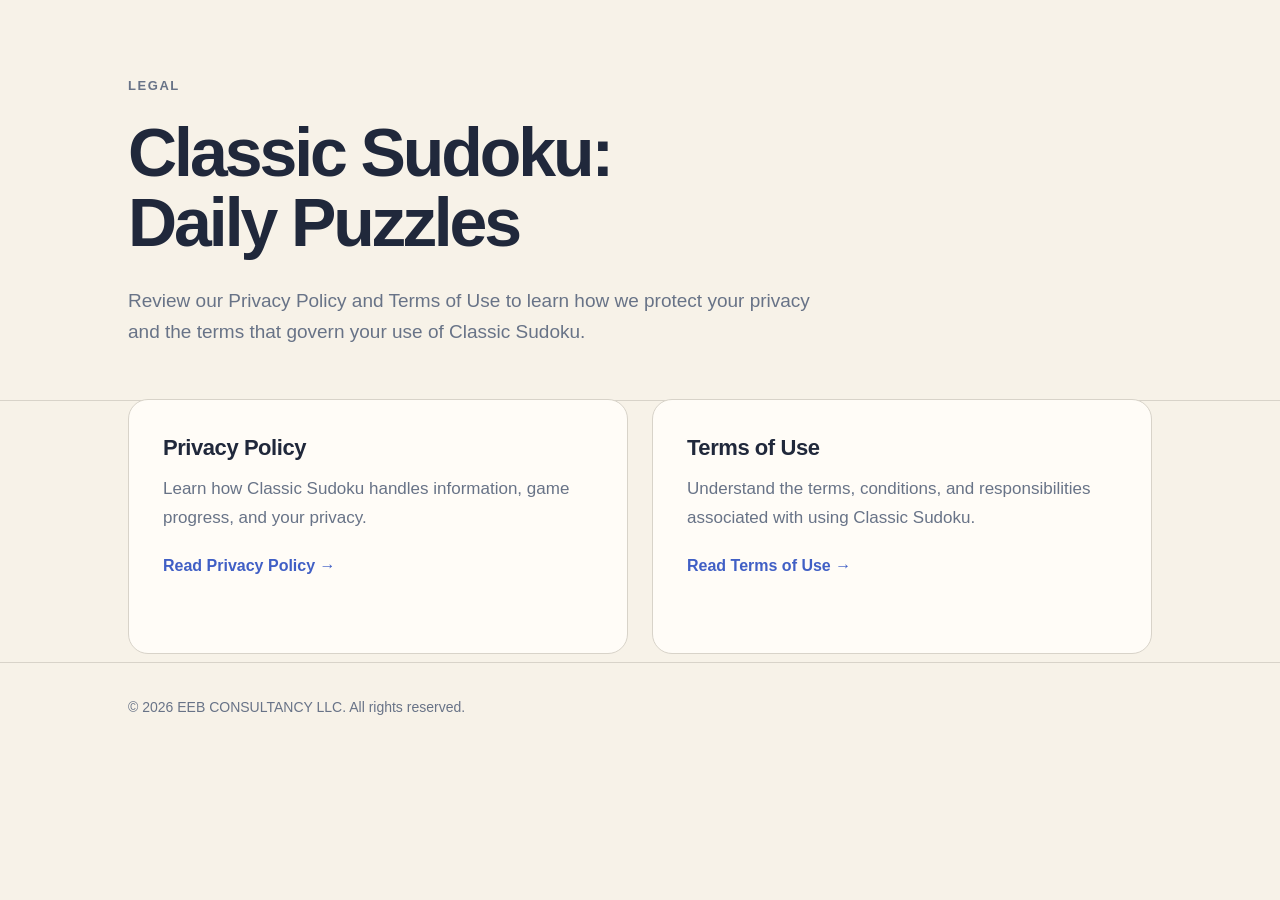
<file: index.html>
<!DOCTYPE html>
<html lang="en">
<head>
  <meta charset="UTF-8">
  <meta name="viewport" content="width=device-width, initial-scale=1">

  <title>Legal | Classic Sudoku: Daily Puzzles</title>
  <meta name="description" content="Official Privacy Policy and Terms of Use for Classic Sudoku: Daily Puzzles by EEB Consultancy LLC.">

  <meta name="theme-color" content="#F7F2E8">
  <link rel="stylesheet" href="styles.css">
</head>

<body>
  <main>
    <header class="hero">
      <div class="container">
        <p class="eyebrow">LEGAL</p>

        <h1>Classic Sudoku:<br>Daily Puzzles</h1>

        <p class="hero-copy">
          Review our Privacy Policy and Terms of Use
          to learn how we protect your privacy and
          the terms that govern your use of Classic Sudoku.
        </p>
      </div>
    </header>

    <section class="cards-section" aria-label="Legal documents">
      <div class="container">
        <div class="cards">

          <a class="card" href="privacy.html">
            <h2>Privacy Policy</h2>
            <p>
              Learn how Classic Sudoku handles
              information, game progress, and
              your privacy.
            </p>
            <span class="card-link">
              Read Privacy Policy &rarr;
            </span>
          </a>

          <a class="card" href="terms.html">
            <h2>Terms of Use</h2>
            <p>
              Understand the terms, conditions,
              and responsibilities associated
              with using Classic Sudoku.
            </p>
            <span class="card-link">
              Read Terms of Use &rarr;
            </span>
          </a>

        </div>
      </div>
    </section>
  </main>

  <footer class="footer">
    <div class="container">
      <p>
        &copy; 2026 EEB CONSULTANCY LLC.
        All rights reserved.
      </p>
    </div>
  </footer>
</body>
</html>
</file>
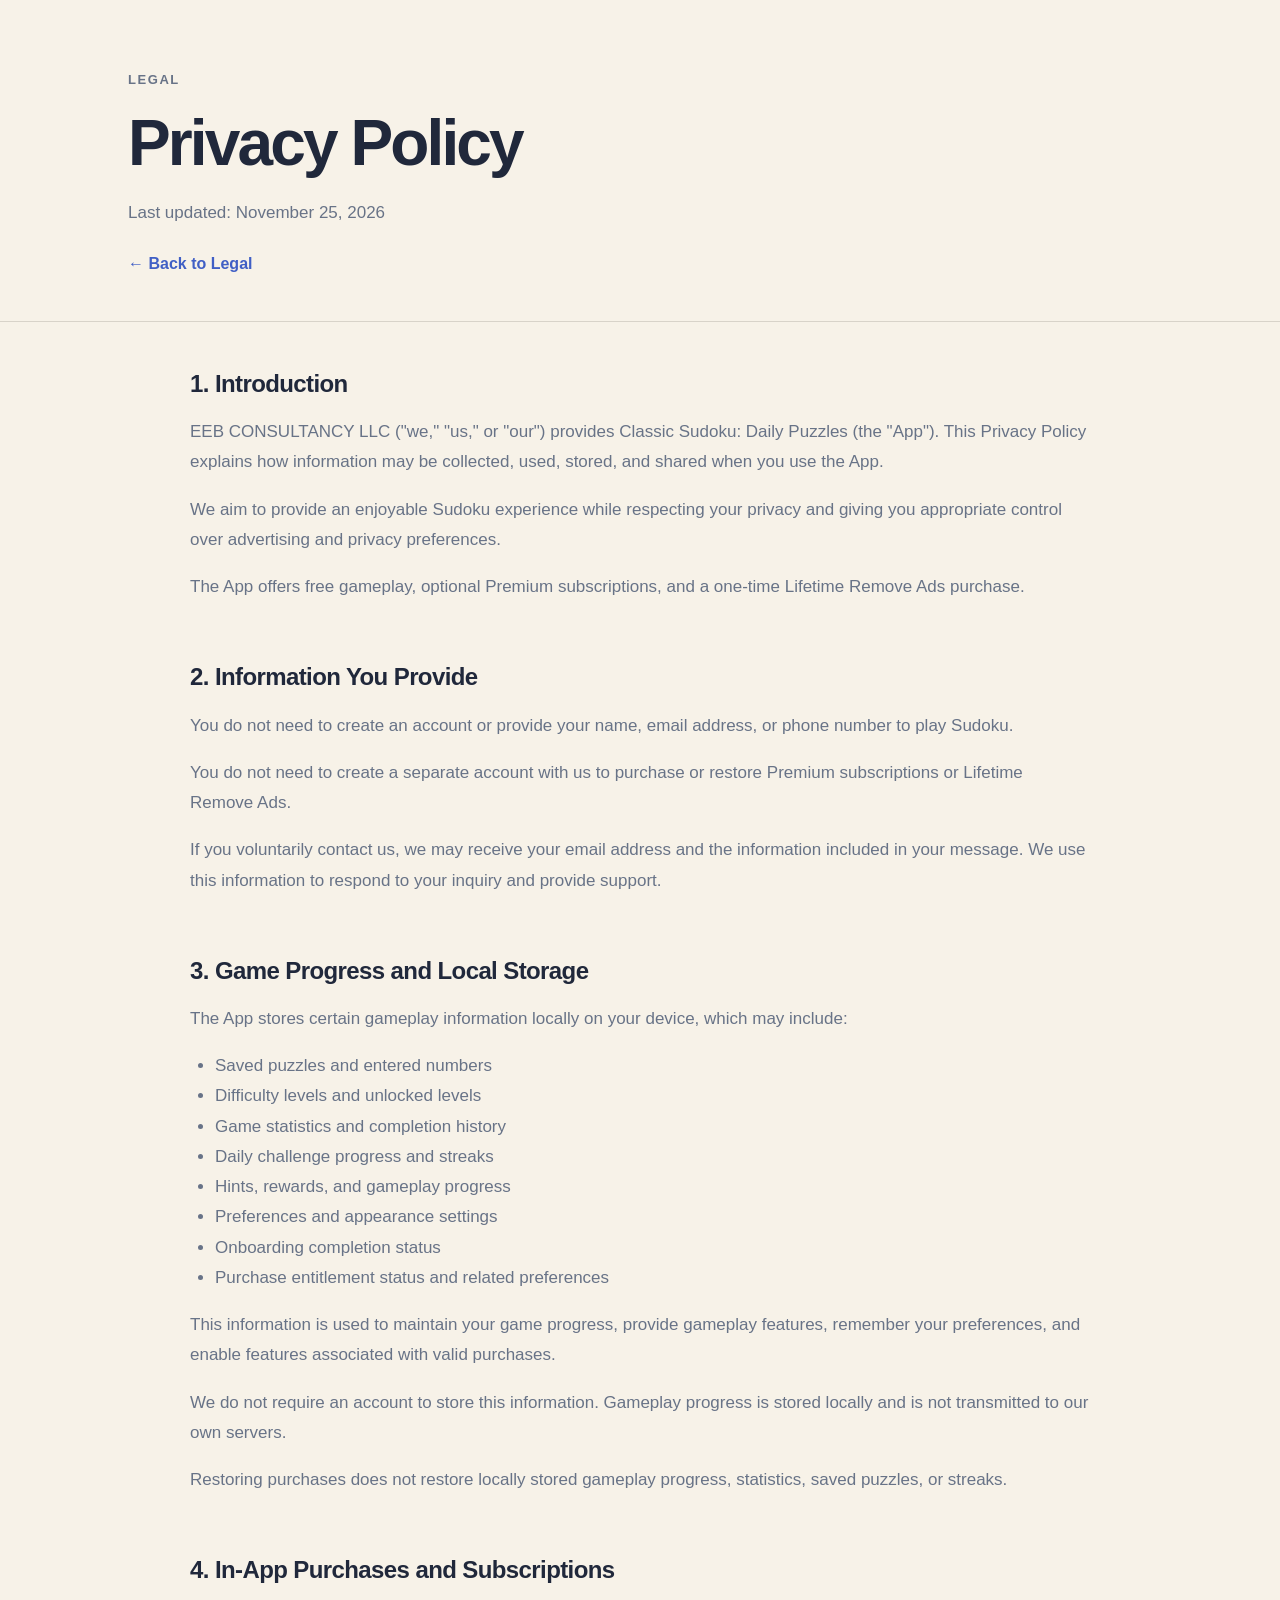
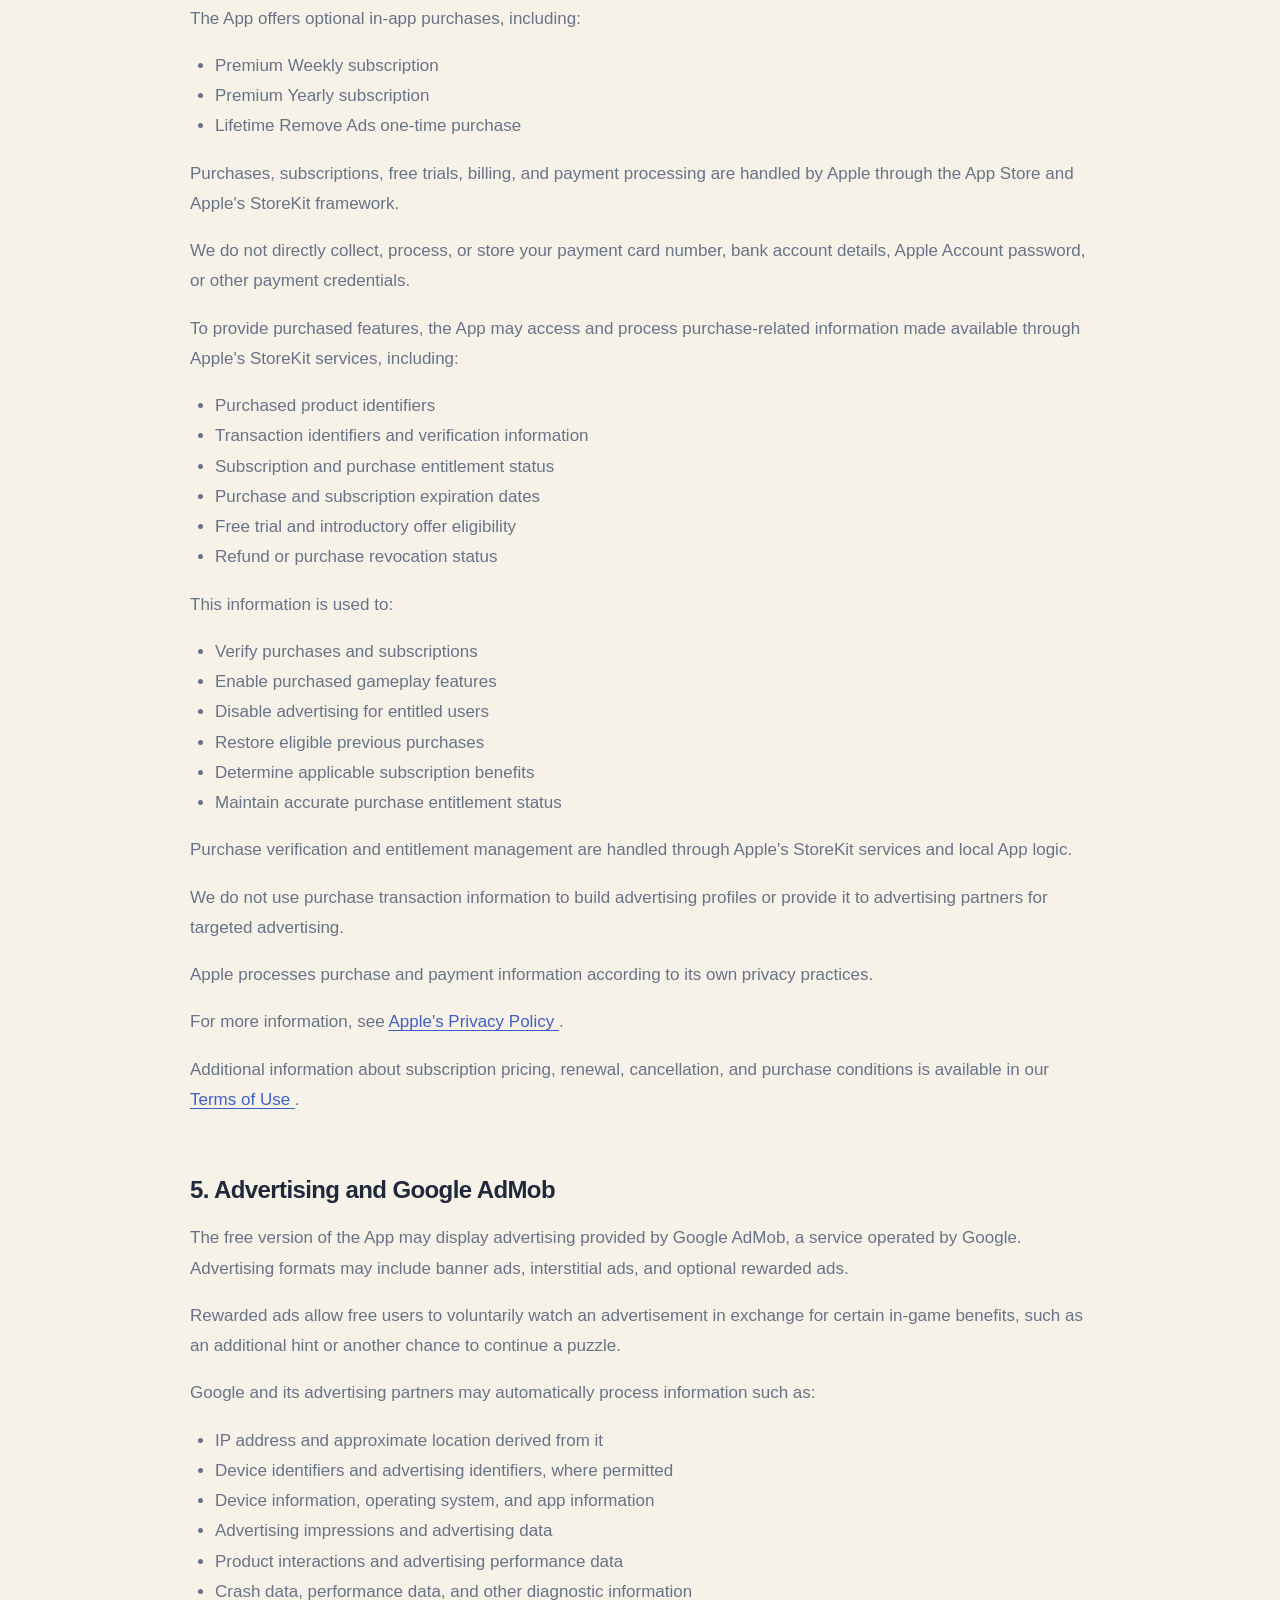
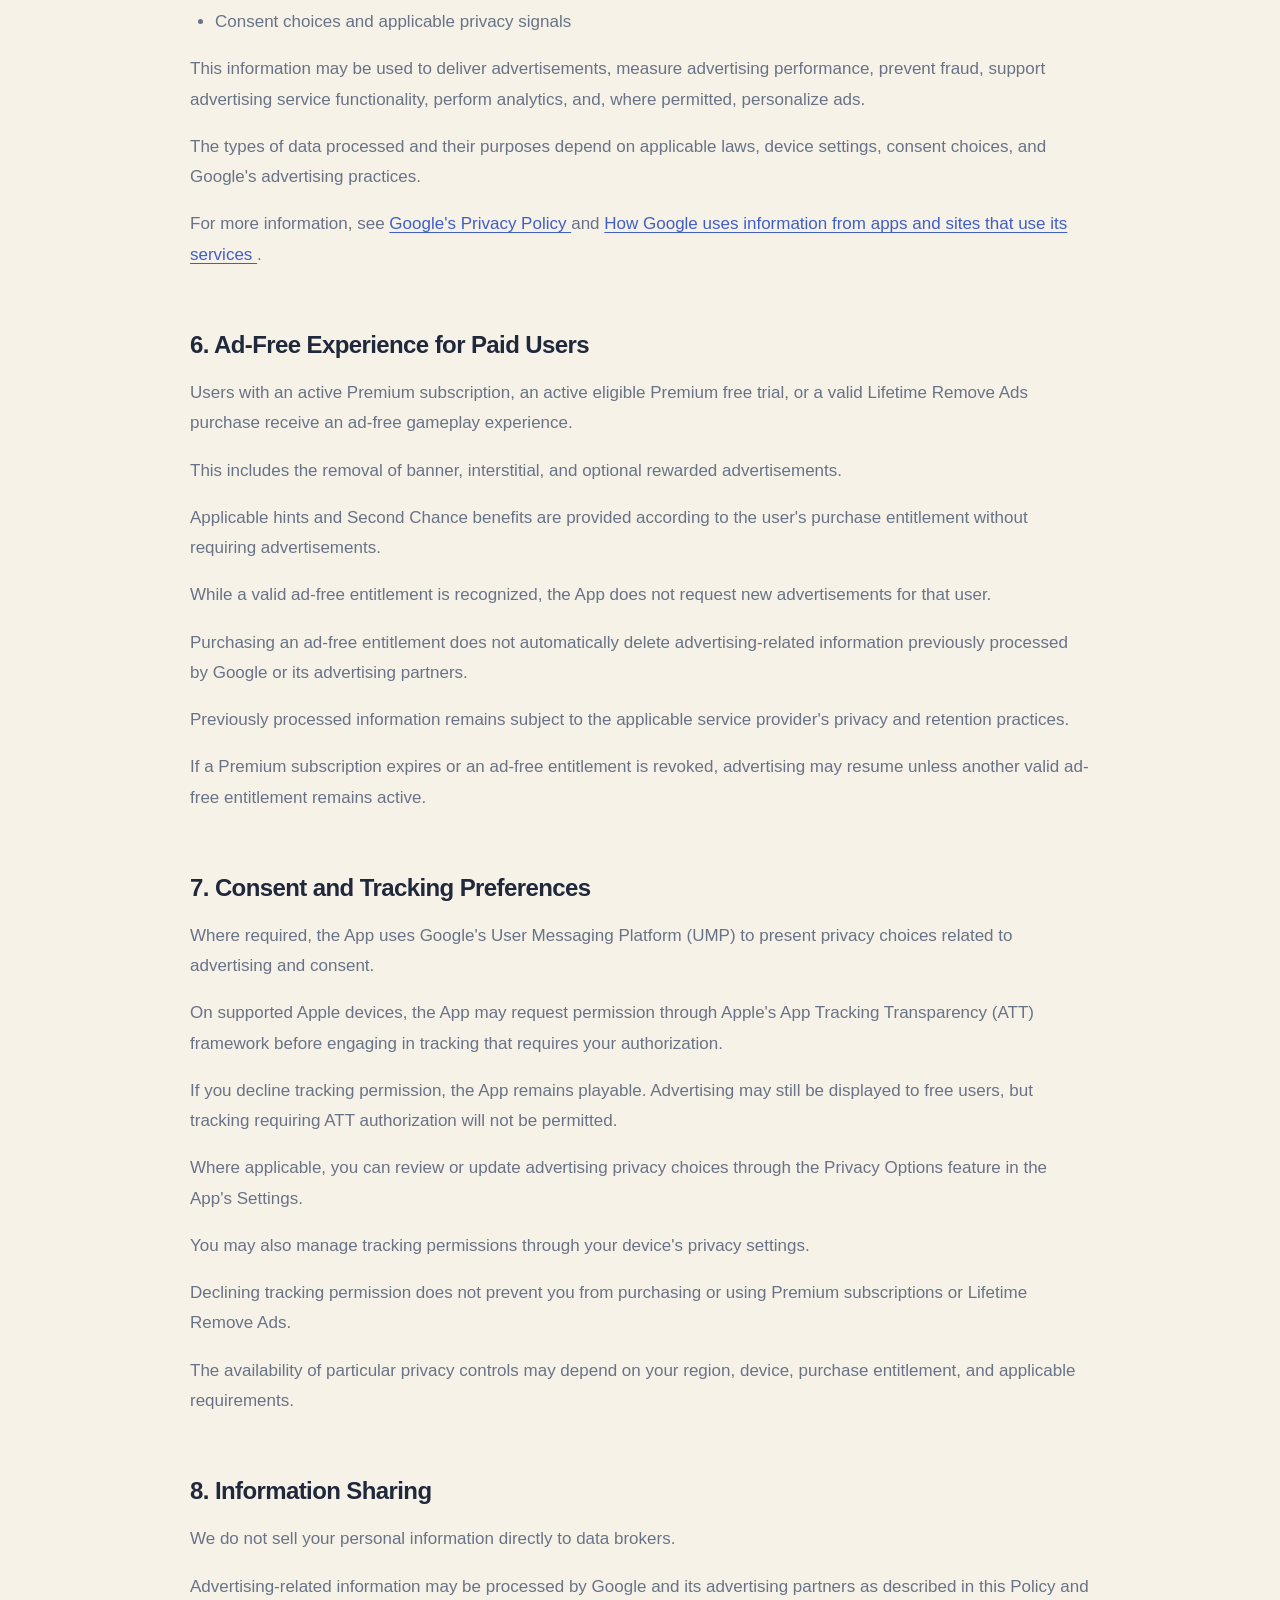
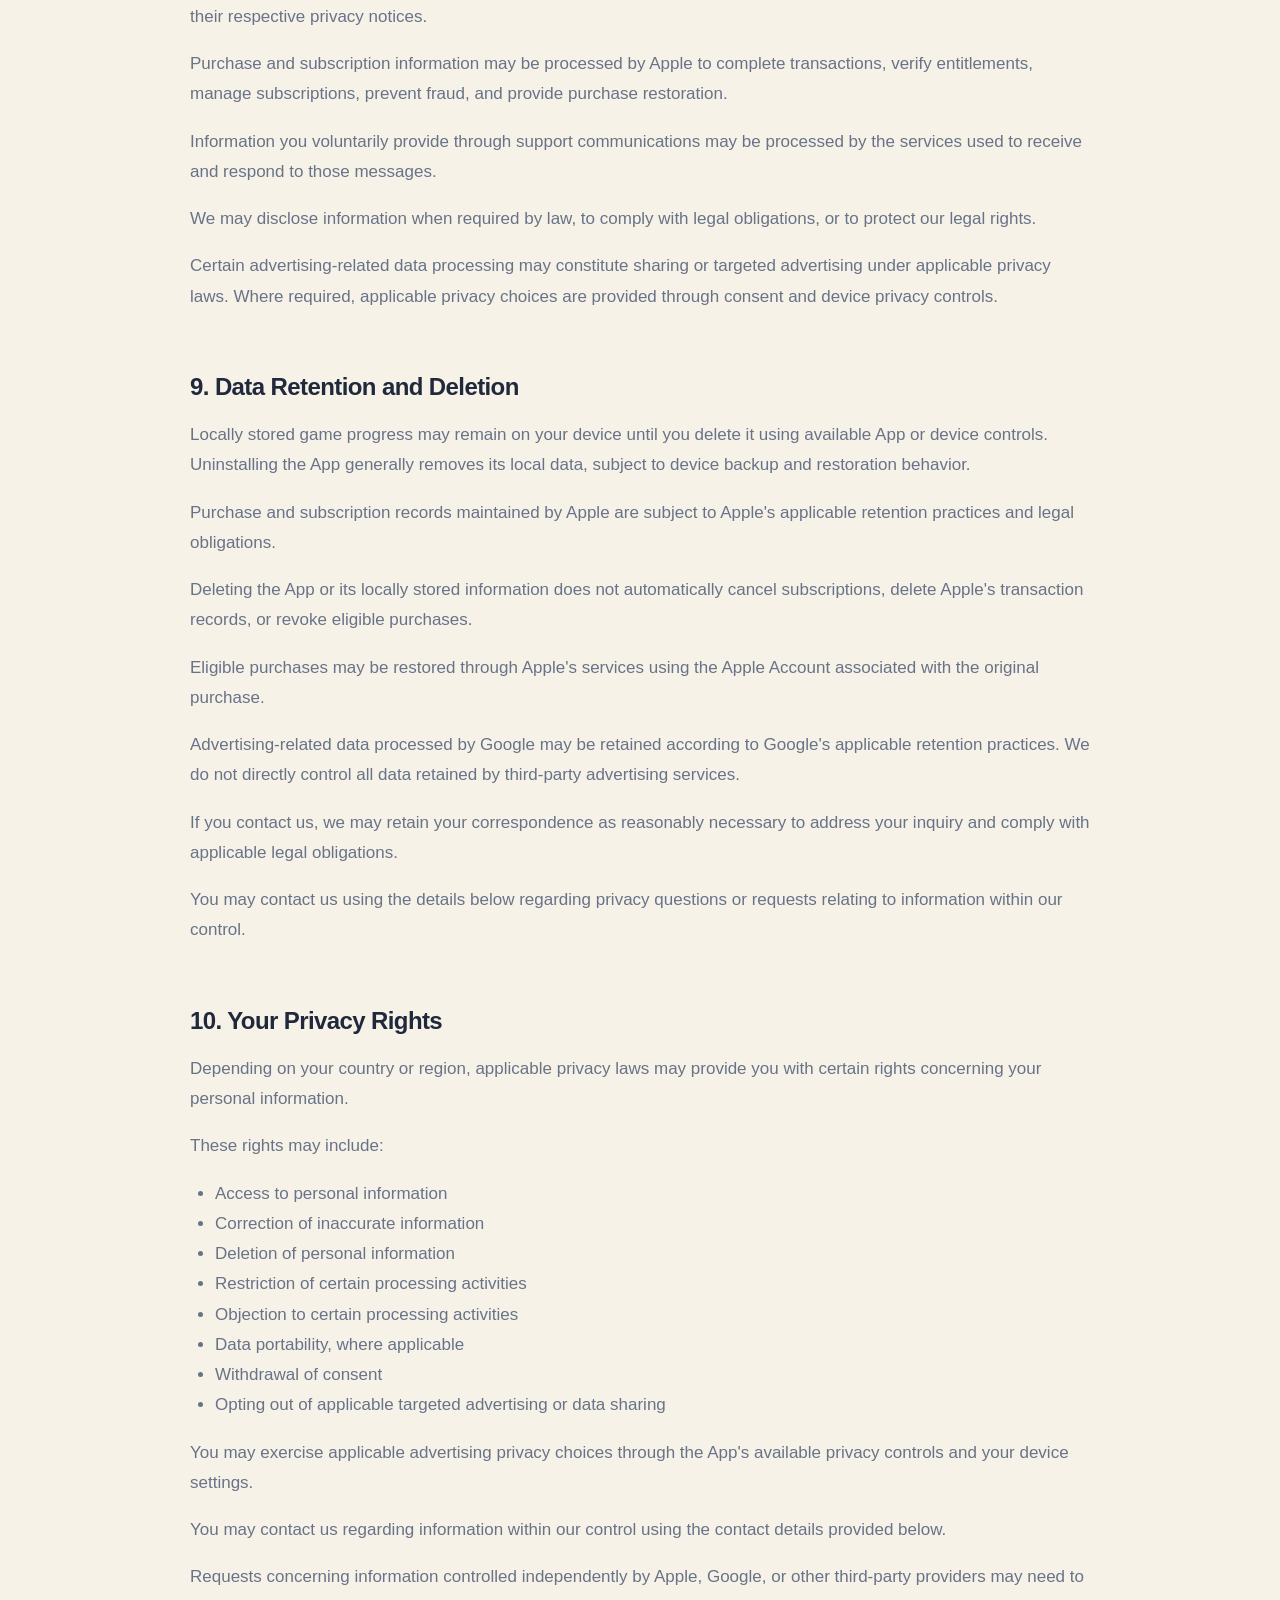
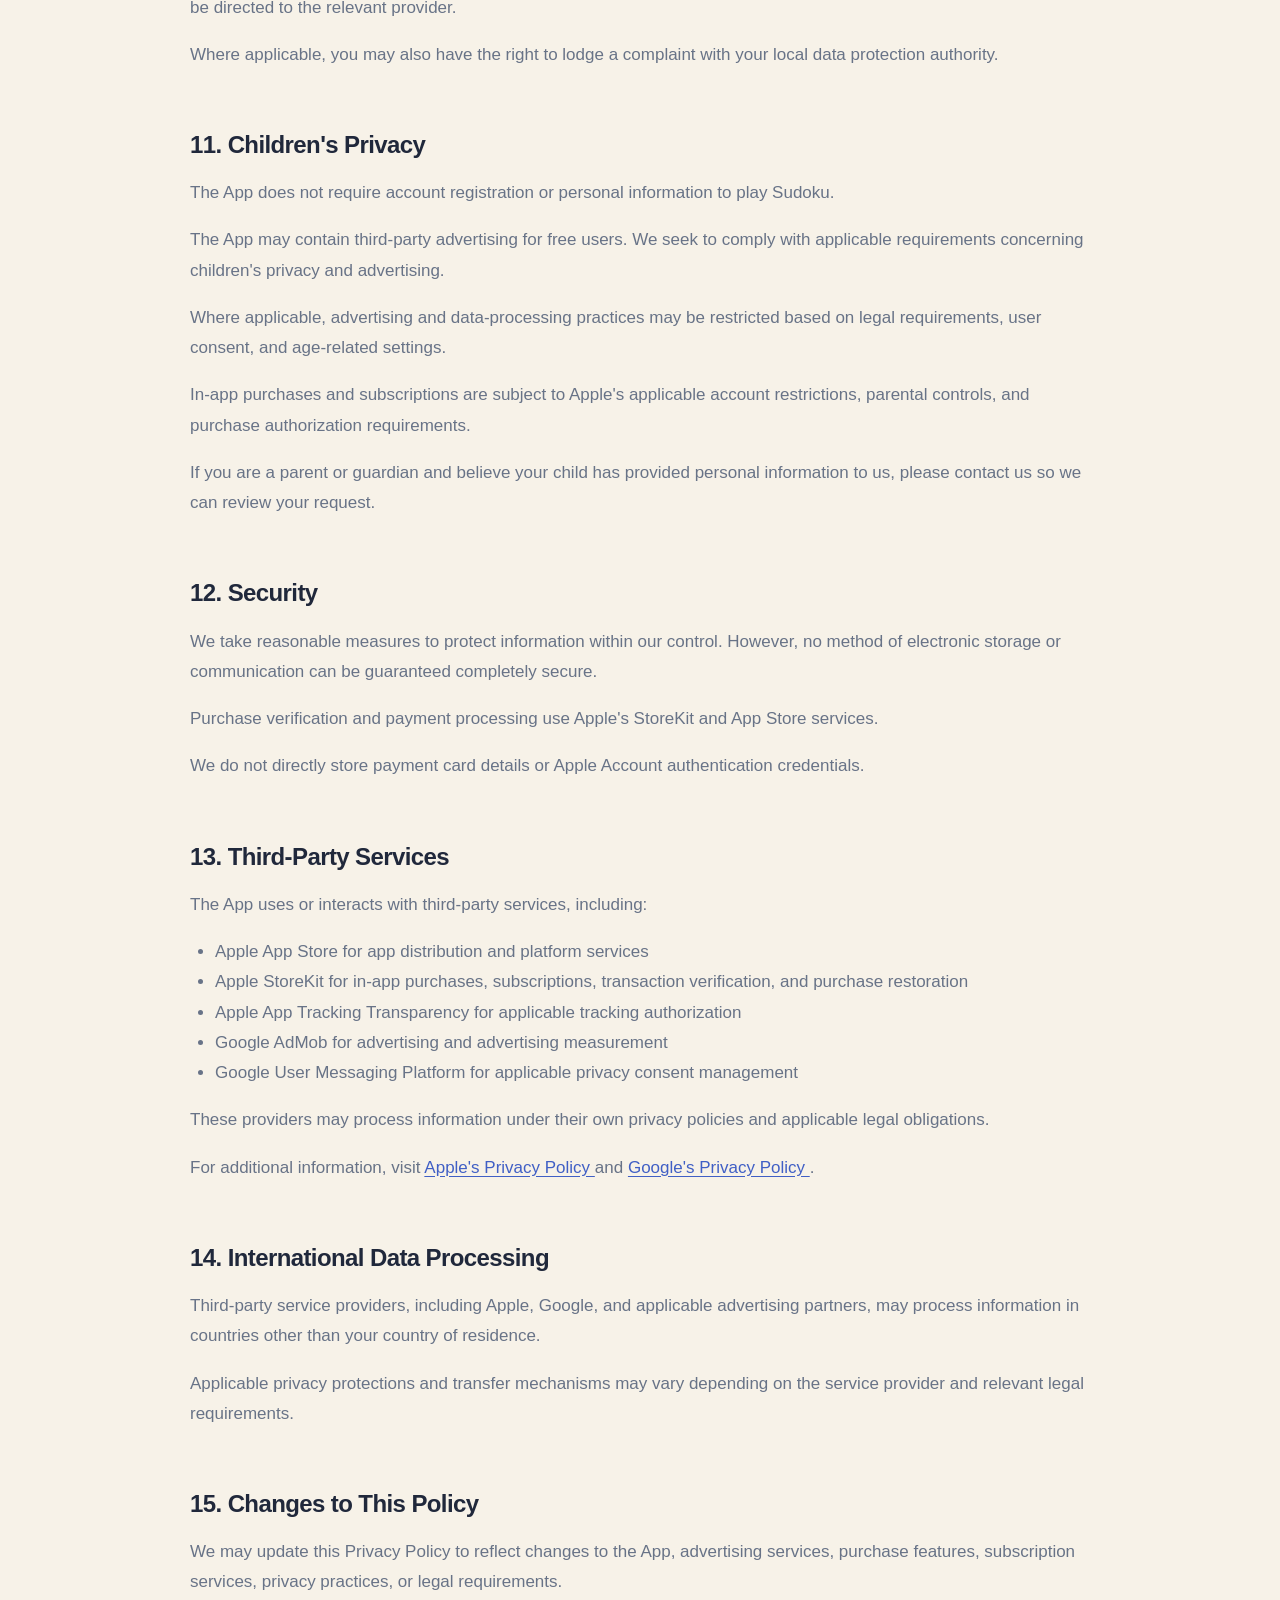
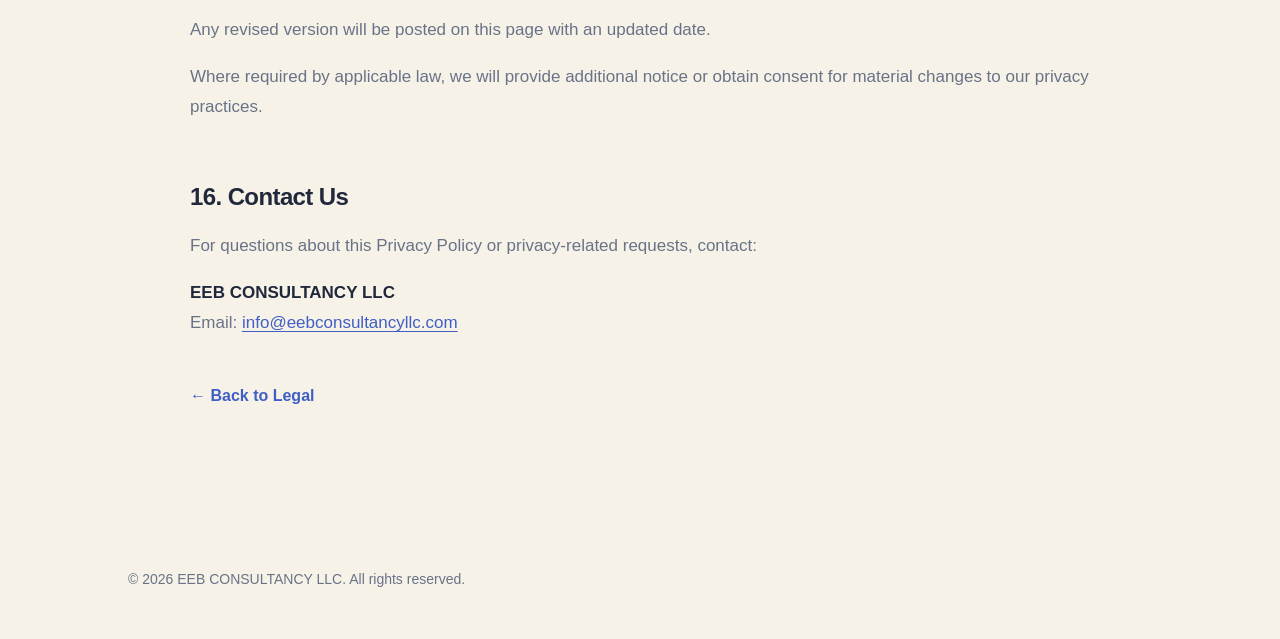
<file: privacy.html>
<!DOCTYPE html>
<html lang="en">
<head>
  <meta charset="UTF-8">
  <meta name="viewport" content="width=device-width, initial-scale=1">

  <title>Privacy Policy | Classic Sudoku: Daily Puzzles</title>
  <meta name="description" content="Privacy Policy for Classic Sudoku: Daily Puzzles by EEB CONSULTANCY LLC.">
  <meta name="theme-color" content="#F7F2E8">
  <link rel="stylesheet" href="styles.css">
</head>

<body>
  <main class="legal-page">
    <header class="legal-header">
      <div class="container">
        <p class="eyebrow">LEGAL</p>
        <h1>Privacy Policy</h1>
        <p class="updated">Last updated: November 25, 2026</p>
        <a class="back-link" href="index.html">&larr; Back to Legal</a>
      </div>
    </header>

    <article class="legal-content">

      <section>
        <h2>1. Introduction</h2>
        <p>
          EEB CONSULTANCY LLC ("we," "us," or "our")
          provides Classic Sudoku: Daily Puzzles
          (the "App"). This Privacy Policy explains
          how information may be collected, used,
          stored, and shared when you use the App.
        </p>
        <p>
          We aim to provide an enjoyable Sudoku
          experience while respecting your privacy
          and giving you appropriate control over
          advertising and privacy preferences.
        </p>
        <p>
          The App offers free gameplay, optional
          Premium subscriptions, and a one-time
          Lifetime Remove Ads purchase.
        </p>
      </section>

      <section>
        <h2>2. Information You Provide</h2>
        <p>
          You do not need to create an account or
          provide your name, email address, or
          phone number to play Sudoku.
        </p>
        <p>
          You do not need to create a separate
          account with us to purchase or restore
          Premium subscriptions or Lifetime
          Remove Ads.
        </p>
        <p>
          If you voluntarily contact us, we may
          receive your email address and the
          information included in your message.
          We use this information to respond
          to your inquiry and provide support.
        </p>
      </section>

      <section>
        <h2>3. Game Progress and Local Storage</h2>
        <p>
          The App stores certain gameplay information
          locally on your device, which may include:
        </p>
        <ul>
          <li>Saved puzzles and entered numbers</li>
          <li>Difficulty levels and unlocked levels</li>
          <li>Game statistics and completion history</li>
          <li>Daily challenge progress and streaks</li>
          <li>Hints, rewards, and gameplay progress</li>
          <li>Preferences and appearance settings</li>
          <li>Onboarding completion status</li>
          <li>Purchase entitlement status and related preferences</li>
        </ul>
        <p>
          This information is used to maintain your
          game progress, provide gameplay features,
          remember your preferences, and enable
          features associated with valid purchases.
        </p>
        <p>
          We do not require an account to store
          this information. Gameplay progress is
          stored locally and is not transmitted
          to our own servers.
        </p>
        <p>
          Restoring purchases does not restore
          locally stored gameplay progress,
          statistics, saved puzzles, or streaks.
        </p>
      </section>

      <section>
        <h2>4. In-App Purchases and Subscriptions</h2>
        <p>
          The App offers optional in-app purchases,
          including:
        </p>
        <ul>
          <li>Premium Weekly subscription</li>
          <li>Premium Yearly subscription</li>
          <li>Lifetime Remove Ads one-time purchase</li>
        </ul>
        <p>
          Purchases, subscriptions, free trials,
          billing, and payment processing are
          handled by Apple through the App Store
          and Apple's StoreKit framework.
        </p>
        <p>
          We do not directly collect, process,
          or store your payment card number,
          bank account details, Apple Account
          password, or other payment credentials.
        </p>
        <p>
          To provide purchased features, the App
          may access and process purchase-related
          information made available through
          Apple's StoreKit services, including:
        </p>
        <ul>
          <li>Purchased product identifiers</li>
          <li>Transaction identifiers and verification information</li>
          <li>Subscription and purchase entitlement status</li>
          <li>Purchase and subscription expiration dates</li>
          <li>Free trial and introductory offer eligibility</li>
          <li>Refund or purchase revocation status</li>
        </ul>
        <p>
          This information is used to:
        </p>
        <ul>
          <li>Verify purchases and subscriptions</li>
          <li>Enable purchased gameplay features</li>
          <li>Disable advertising for entitled users</li>
          <li>Restore eligible previous purchases</li>
          <li>Determine applicable subscription benefits</li>
          <li>Maintain accurate purchase entitlement status</li>
        </ul>
        <p>
          Purchase verification and entitlement
          management are handled through Apple's
          StoreKit services and local App logic.
        </p>
        <p>
          We do not use purchase transaction
          information to build advertising
          profiles or provide it to advertising
          partners for targeted advertising.
        </p>
        <p>
          Apple processes purchase and payment
          information according to its own
          privacy practices.
        </p>
        <p>
          For more information, see
          <a class="inline-link"
             href="https://www.apple.com/legal/privacy/"
             target="_blank"
             rel="noopener noreferrer">
            Apple's Privacy Policy
          </a>.
        </p>
        <p>
          Additional information about subscription
          pricing, renewal, cancellation, and
          purchase conditions is available in our
          <a class="inline-link" href="terms.html">
            Terms of Use
          </a>.
        </p>
      </section>

      <section>
        <h2>5. Advertising and Google AdMob</h2>
        <p>
          The free version of the App may display
          advertising provided by Google AdMob,
          a service operated by Google.
          Advertising formats may include banner
          ads, interstitial ads, and optional
          rewarded ads.
        </p>
        <p>
          Rewarded ads allow free users to voluntarily
          watch an advertisement in exchange for
          certain in-game benefits, such as an
          additional hint or another chance
          to continue a puzzle.
        </p>
        <p>
          Google and its advertising partners may
          automatically process information such as:
        </p>
        <ul>
          <li>IP address and approximate location derived from it</li>
          <li>Device identifiers and advertising identifiers, where permitted</li>
          <li>Device information, operating system, and app information</li>
          <li>Advertising impressions and advertising data</li>
          <li>Product interactions and advertising performance data</li>
          <li>Crash data, performance data, and other diagnostic information</li>
          <li>Consent choices and applicable privacy signals</li>
        </ul>
        <p>
          This information may be used to deliver
          advertisements, measure advertising
          performance, prevent fraud, support
          advertising service functionality,
          perform analytics, and, where permitted,
          personalize ads.
        </p>
        <p>
          The types of data processed and their
          purposes depend on applicable laws,
          device settings, consent choices,
          and Google's advertising practices.
        </p>
        <p>
          For more information, see
          <a class="inline-link"
             href="https://policies.google.com/privacy"
             target="_blank"
             rel="noopener noreferrer">
            Google's Privacy Policy
          </a>
          and
          <a class="inline-link"
             href="https://policies.google.com/technologies/partner-sites"
             target="_blank"
             rel="noopener noreferrer">
            How Google uses information from apps
            and sites that use its services
          </a>.
        </p>
      </section>

      <section>
        <h2>6. Ad-Free Experience for Paid Users</h2>
        <p>
          Users with an active Premium subscription,
          an active eligible Premium free trial,
          or a valid Lifetime Remove Ads purchase
          receive an ad-free gameplay experience.
        </p>
        <p>
          This includes the removal of banner,
          interstitial, and optional rewarded
          advertisements.
        </p>
        <p>
          Applicable hints and Second Chance
          benefits are provided according to
          the user's purchase entitlement without
          requiring advertisements.
        </p>
        <p>
          While a valid ad-free entitlement is
          recognized, the App does not request
          new advertisements for that user.
        </p>
        <p>
          Purchasing an ad-free entitlement does
          not automatically delete advertising-related
          information previously processed by
          Google or its advertising partners.
        </p>
        <p>
          Previously processed information remains
          subject to the applicable service
          provider's privacy and retention practices.
        </p>
        <p>
          If a Premium subscription expires or
          an ad-free entitlement is revoked,
          advertising may resume unless another
          valid ad-free entitlement remains active.
        </p>
      </section>

      <section>
        <h2>7. Consent and Tracking Preferences</h2>
        <p>
          Where required, the App uses Google's
          User Messaging Platform (UMP) to present
          privacy choices related to advertising
          and consent.
        </p>
        <p>
          On supported Apple devices, the App may
          request permission through Apple's
          App Tracking Transparency (ATT) framework
          before engaging in tracking that requires
          your authorization.
        </p>
        <p>
          If you decline tracking permission,
          the App remains playable. Advertising
          may still be displayed to free users,
          but tracking requiring ATT authorization
          will not be permitted.
        </p>
        <p>
          Where applicable, you can review or
          update advertising privacy choices
          through the Privacy Options feature
          in the App's Settings.
        </p>
        <p>
          You may also manage tracking permissions
          through your device's privacy settings.
        </p>
        <p>
          Declining tracking permission does not
          prevent you from purchasing or using
          Premium subscriptions or Lifetime
          Remove Ads.
        </p>
        <p>
          The availability of particular privacy
          controls may depend on your region,
          device, purchase entitlement, and
          applicable requirements.
        </p>
      </section>

      <section>
        <h2>8. Information Sharing</h2>
        <p>
          We do not sell your personal information
          directly to data brokers.
        </p>
        <p>
          Advertising-related information may be
          processed by Google and its advertising
          partners as described in this Policy
          and their respective privacy notices.
        </p>
        <p>
          Purchase and subscription information
          may be processed by Apple to complete
          transactions, verify entitlements,
          manage subscriptions, prevent fraud,
          and provide purchase restoration.
        </p>
        <p>
          Information you voluntarily provide
          through support communications may
          be processed by the services used to
          receive and respond to those messages.
        </p>
        <p>
          We may disclose information when required
          by law, to comply with legal obligations,
          or to protect our legal rights.
        </p>
        <p>
          Certain advertising-related data
          processing may constitute sharing
          or targeted advertising under applicable
          privacy laws. Where required, applicable
          privacy choices are provided through
          consent and device privacy controls.
        </p>
      </section>

      <section>
        <h2>9. Data Retention and Deletion</h2>
        <p>
          Locally stored game progress may remain
          on your device until you delete it using
          available App or device controls.
          Uninstalling the App generally removes
          its local data, subject to device backup
          and restoration behavior.
        </p>
        <p>
          Purchase and subscription records
          maintained by Apple are subject to
          Apple's applicable retention practices
          and legal obligations.
        </p>
        <p>
          Deleting the App or its locally stored
          information does not automatically
          cancel subscriptions, delete Apple's
          transaction records, or revoke eligible
          purchases.
        </p>
        <p>
          Eligible purchases may be restored
          through Apple's services using the
          Apple Account associated with the
          original purchase.
        </p>
        <p>
          Advertising-related data processed by
          Google may be retained according to
          Google's applicable retention practices.
          We do not directly control all data
          retained by third-party advertising
          services.
        </p>
        <p>
          If you contact us, we may retain your
          correspondence as reasonably necessary
          to address your inquiry and comply
          with applicable legal obligations.
        </p>
        <p>
          You may contact us using the details
          below regarding privacy questions
          or requests relating to information
          within our control.
        </p>
      </section>

      <section>
        <h2>10. Your Privacy Rights</h2>
        <p>
          Depending on your country or region,
          applicable privacy laws may provide
          you with certain rights concerning
          your personal information.
        </p>
        <p>
          These rights may include:
        </p>
        <ul>
          <li>Access to personal information</li>
          <li>Correction of inaccurate information</li>
          <li>Deletion of personal information</li>
          <li>Restriction of certain processing activities</li>
          <li>Objection to certain processing activities</li>
          <li>Data portability, where applicable</li>
          <li>Withdrawal of consent</li>
          <li>Opting out of applicable targeted advertising or data sharing</li>
        </ul>
        <p>
          You may exercise applicable advertising
          privacy choices through the App's
          available privacy controls and your
          device settings.
        </p>
        <p>
          You may contact us regarding information
          within our control using the contact
          details provided below.
        </p>
        <p>
          Requests concerning information controlled
          independently by Apple, Google, or
          other third-party providers may need
          to be directed to the relevant provider.
        </p>
        <p>
          Where applicable, you may also have
          the right to lodge a complaint with
          your local data protection authority.
        </p>
      </section>

      <section>
        <h2>11. Children's Privacy</h2>
        <p>
          The App does not require account
          registration or personal information
          to play Sudoku.
        </p>
        <p>
          The App may contain third-party
          advertising for free users. We seek
          to comply with applicable requirements
          concerning children's privacy and
          advertising.
        </p>
        <p>
          Where applicable, advertising and
          data-processing practices may be
          restricted based on legal requirements,
          user consent, and age-related settings.
        </p>
        <p>
          In-app purchases and subscriptions
          are subject to Apple's applicable
          account restrictions, parental controls,
          and purchase authorization requirements.
        </p>
        <p>
          If you are a parent or guardian and
          believe your child has provided personal
          information to us, please contact us
          so we can review your request.
        </p>
      </section>

      <section>
        <h2>12. Security</h2>
        <p>
          We take reasonable measures to protect
          information within our control.
          However, no method of electronic
          storage or communication can be
          guaranteed completely secure.
        </p>
        <p>
          Purchase verification and payment
          processing use Apple's StoreKit
          and App Store services.
        </p>
        <p>
          We do not directly store payment
          card details or Apple Account
          authentication credentials.
        </p>
      </section>

      <section>
        <h2>13. Third-Party Services</h2>
        <p>
          The App uses or interacts with
          third-party services, including:
        </p>
        <ul>
          <li>
            Apple App Store for app distribution
            and platform services
          </li>
          <li>
            Apple StoreKit for in-app purchases,
            subscriptions, transaction verification,
            and purchase restoration
          </li>
          <li>
            Apple App Tracking Transparency
            for applicable tracking authorization
          </li>
          <li>
            Google AdMob for advertising
            and advertising measurement
          </li>
          <li>
            Google User Messaging Platform
            for applicable privacy consent management
          </li>
        </ul>
        <p>
          These providers may process information
          under their own privacy policies
          and applicable legal obligations.
        </p>
        <p>
          For additional information, visit
          <a class="inline-link"
             href="https://www.apple.com/legal/privacy/"
             target="_blank"
             rel="noopener noreferrer">
            Apple's Privacy Policy
          </a>
          and
          <a class="inline-link"
             href="https://policies.google.com/privacy"
             target="_blank"
             rel="noopener noreferrer">
            Google's Privacy Policy
          </a>.
        </p>
      </section>

      <section>
        <h2>14. International Data Processing</h2>
        <p>
          Third-party service providers, including
          Apple, Google, and applicable advertising
          partners, may process information in
          countries other than your country
          of residence.
        </p>
        <p>
          Applicable privacy protections and
          transfer mechanisms may vary depending
          on the service provider and relevant
          legal requirements.
        </p>
      </section>

      <section>
        <h2>15. Changes to This Policy</h2>
        <p>
          We may update this Privacy Policy
          to reflect changes to the App,
          advertising services, purchase features,
          subscription services, privacy practices,
          or legal requirements.
        </p>
        <p>
          Any revised version will be posted
          on this page with an updated date.
        </p>
        <p>
          Where required by applicable law,
          we will provide additional notice
          or obtain consent for material
          changes to our privacy practices.
        </p>
      </section>

      <section>
        <h2>16. Contact Us</h2>
        <p>
          For questions about this Privacy Policy
          or privacy-related requests, contact:
        </p>
        <p>
          <strong>EEB CONSULTANCY LLC</strong><br>
          Email:
          <a class="inline-link"
             href="mailto:info@eebconsultancyllc.com">
            info@eebconsultancyllc.com
          </a>
        </p>
      </section>

      <a class="back-link" href="index.html">&larr; Back to Legal</a>
    </article>
  </main>

  <footer class="footer">
    <div class="container">
      <p>&copy; 2026 EEB CONSULTANCY LLC. All rights reserved.</p>
    </div>
  </footer>
</body>
</html>
</file>
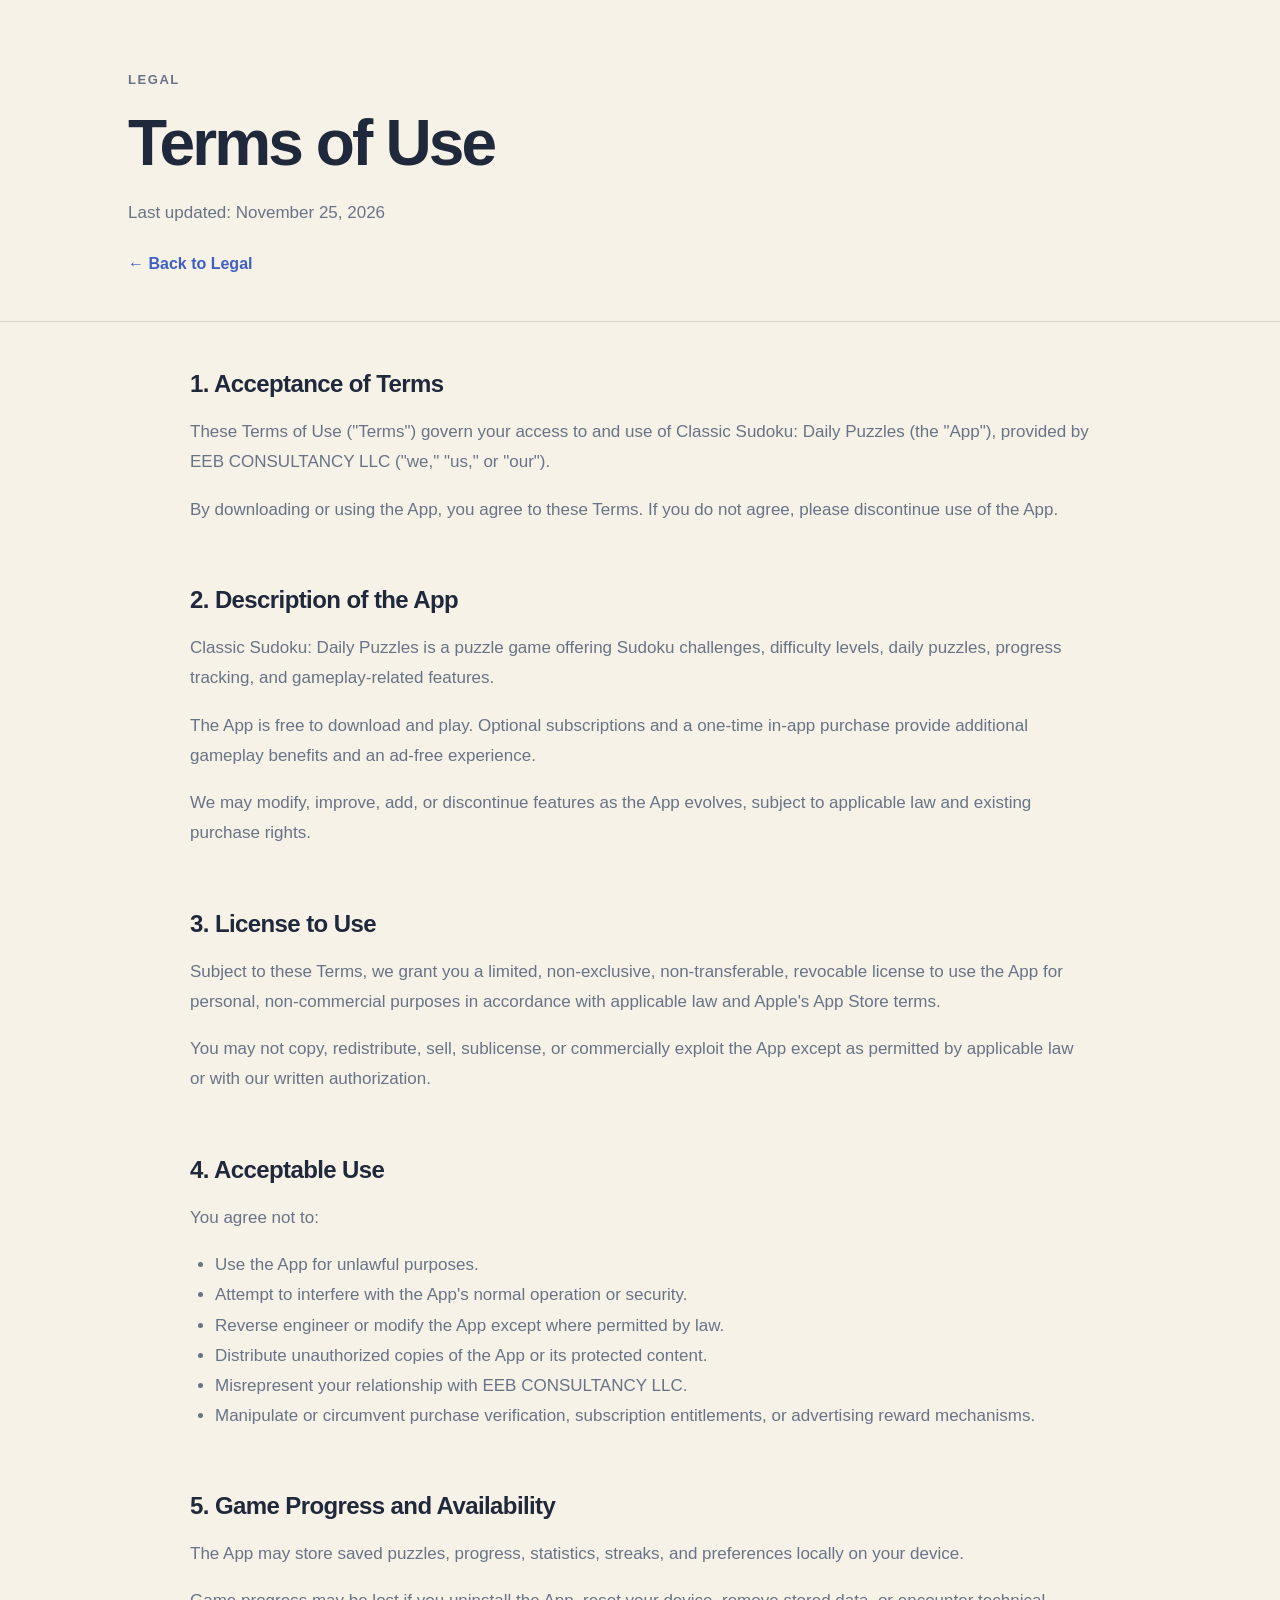
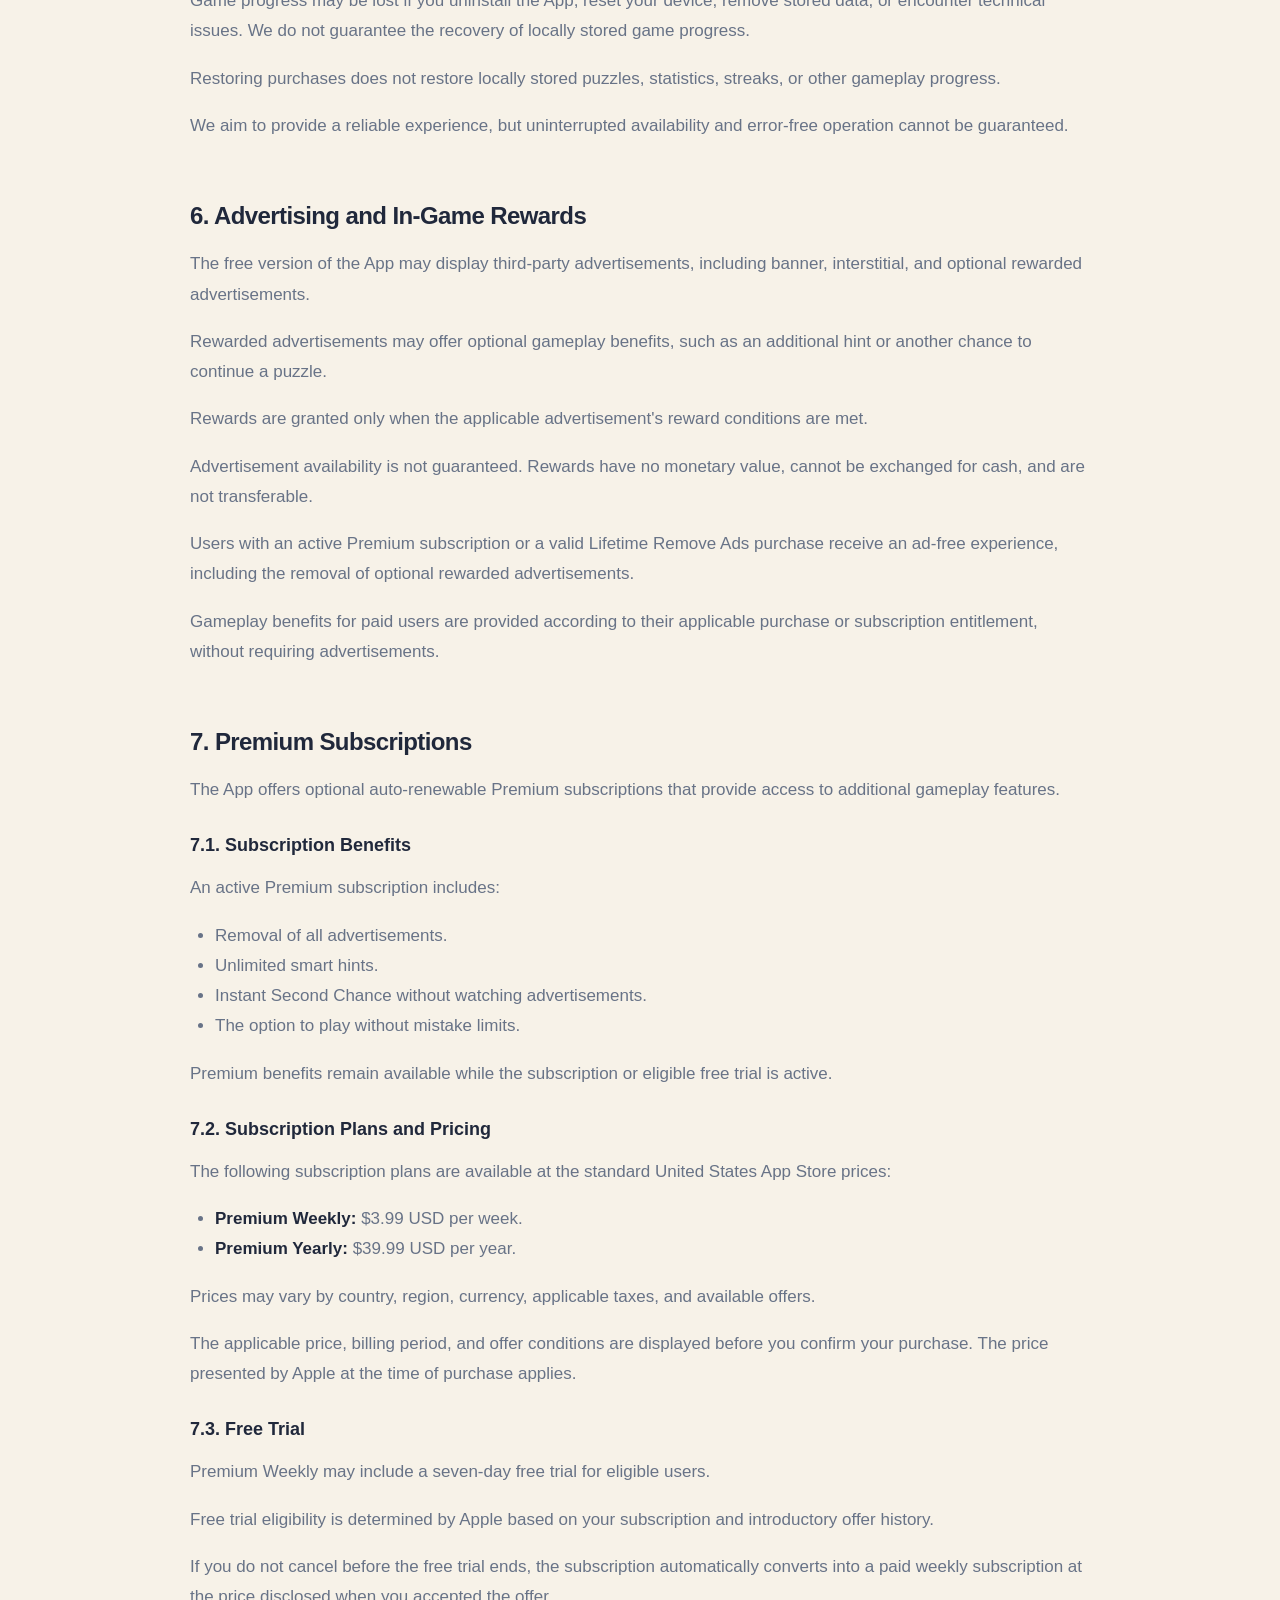
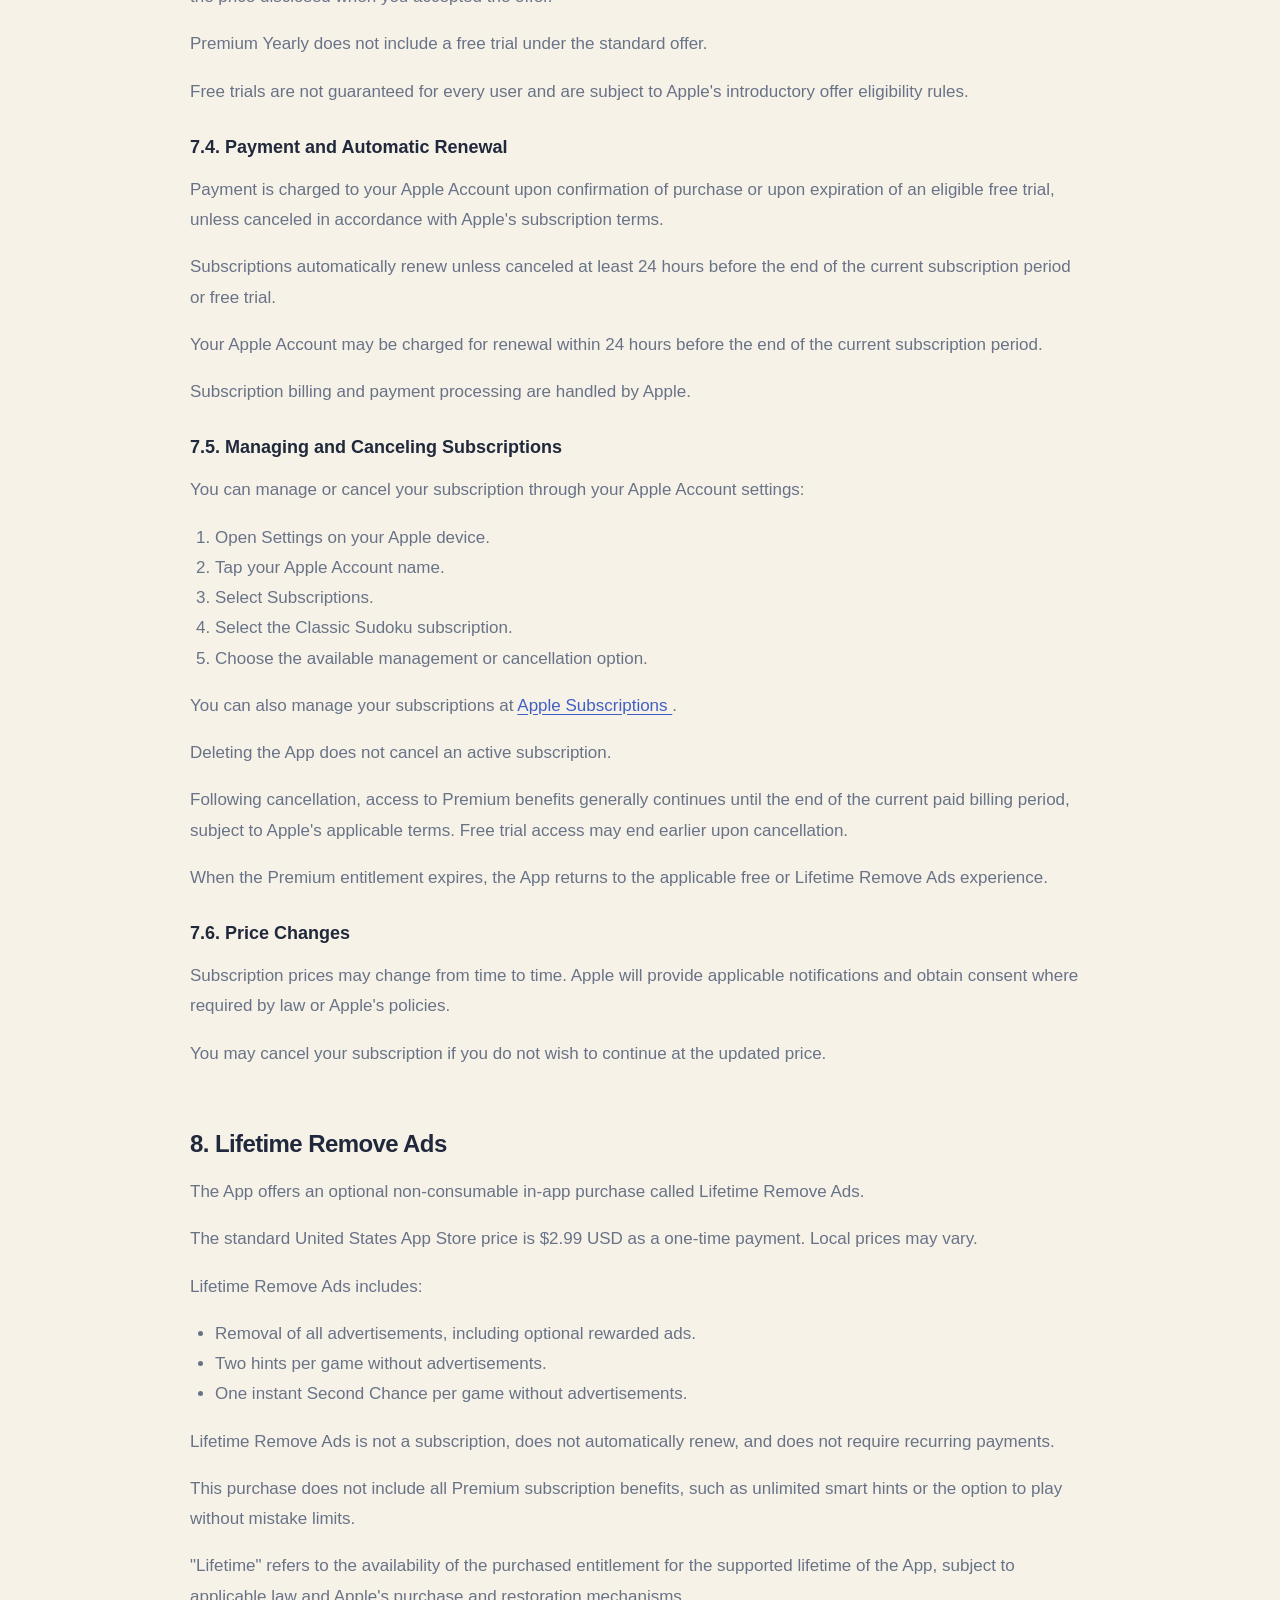
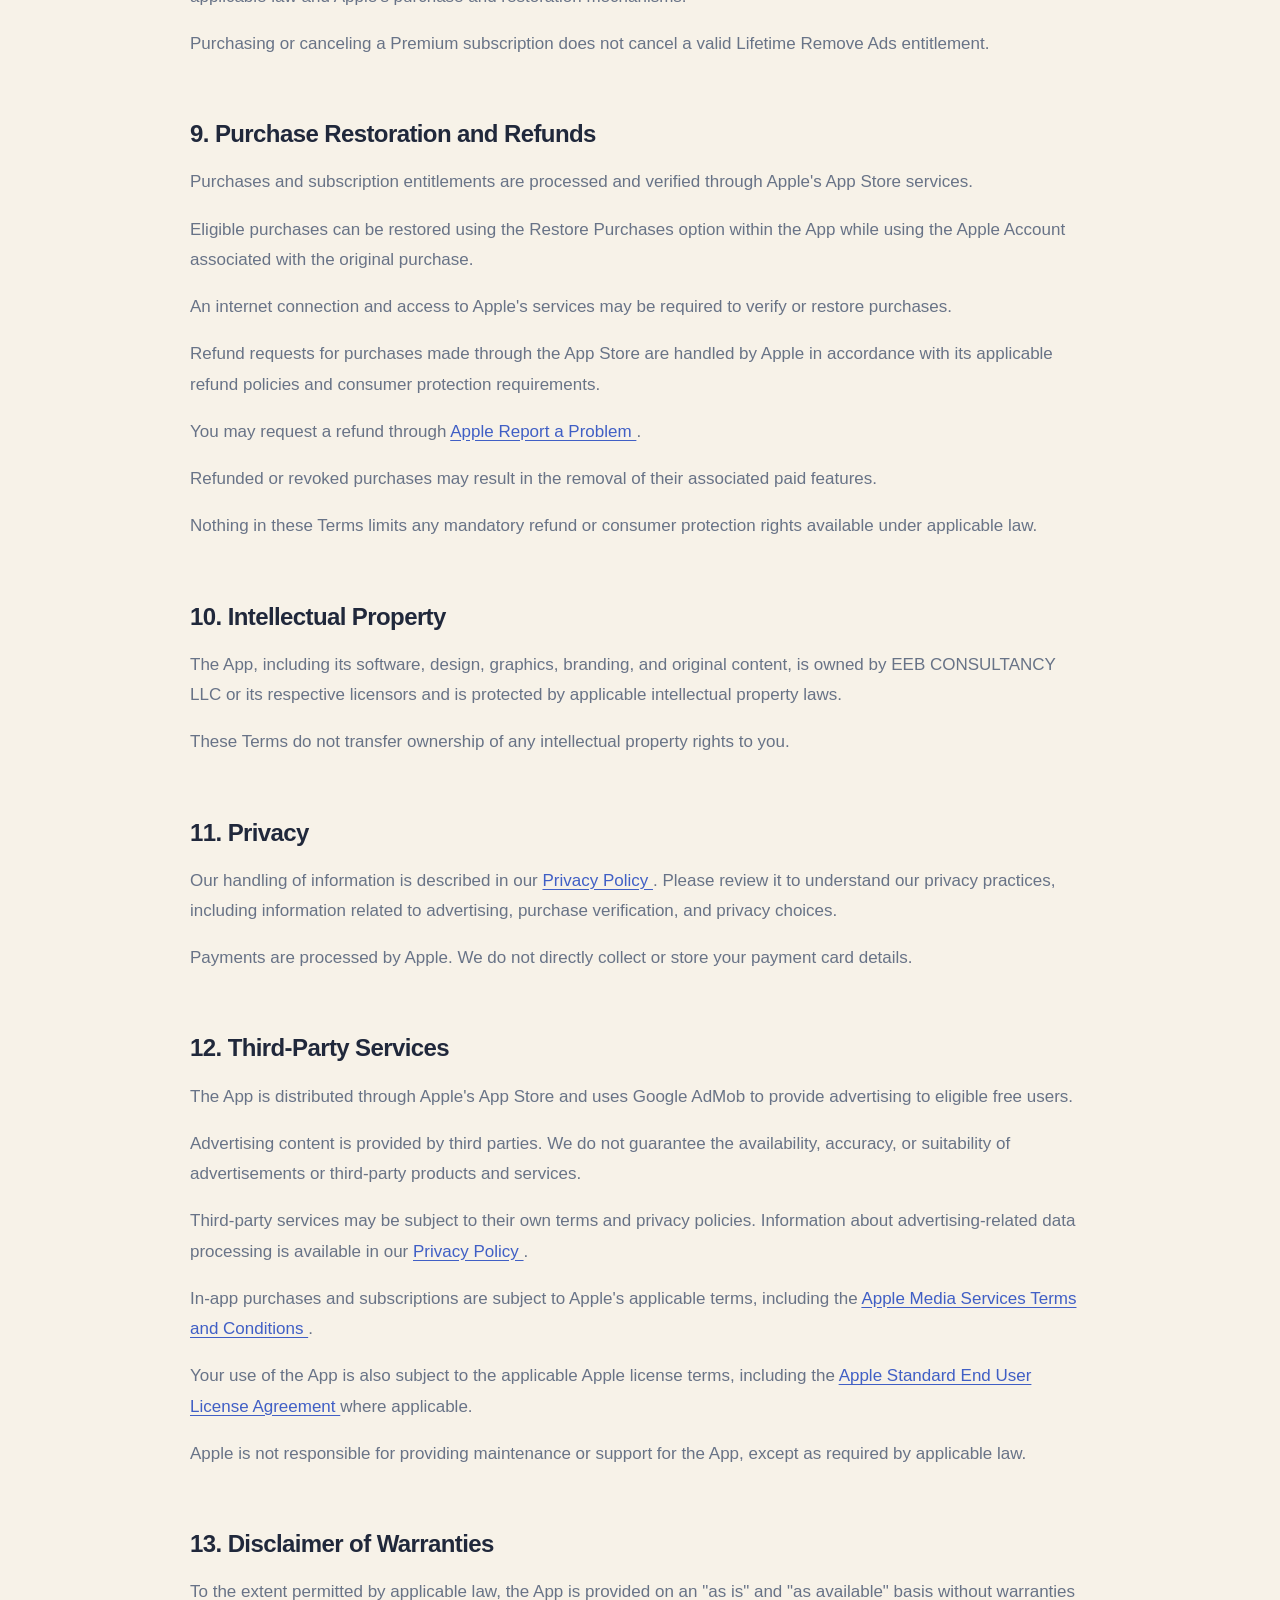
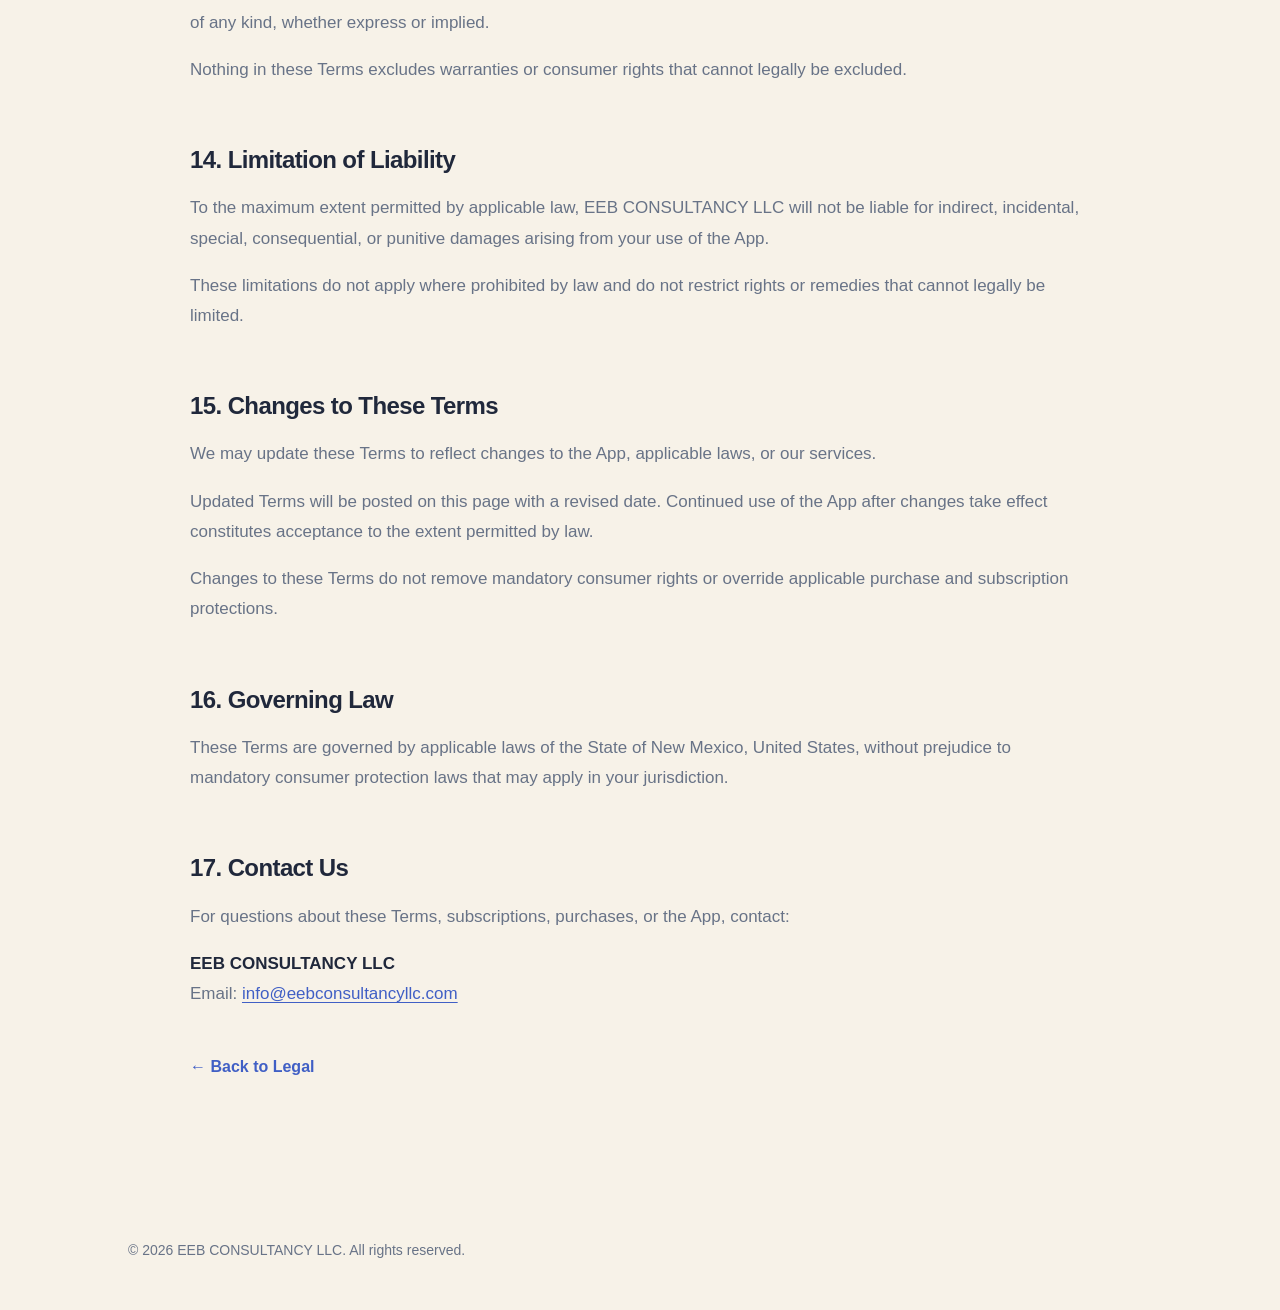
<file: terms.html>
<!DOCTYPE html>
<html lang="en">
<head>
  <meta charset="UTF-8">
  <meta name="viewport" content="width=device-width, initial-scale=1">

  <title>Terms of Use | Classic Sudoku: Daily Puzzles</title>
  <meta name="description" content="Terms of Use for Classic Sudoku: Daily Puzzles by EEB CONSULTANCY LLC.">
  <meta name="theme-color" content="#F7F2E8">
  <link rel="stylesheet" href="styles.css">
</head>

<body>
  <main class="legal-page">
    <header class="legal-header">
      <div class="container">
        <p class="eyebrow">LEGAL</p>
        <h1>Terms of Use</h1>
        <p class="updated">Last updated: November 25, 2026</p>
        <a class="back-link" href="index.html">&larr; Back to Legal</a>
      </div>
    </header>

    <article class="legal-content">

      <section>
        <h2>1. Acceptance of Terms</h2>
        <p>
          These Terms of Use ("Terms") govern your
          access to and use of Classic Sudoku:
          Daily Puzzles (the "App"), provided by
          EEB CONSULTANCY LLC ("we," "us," or "our").
        </p>
        <p>
          By downloading or using the App, you agree
          to these Terms. If you do not agree,
          please discontinue use of the App.
        </p>
      </section>

      <section>
        <h2>2. Description of the App</h2>
        <p>
          Classic Sudoku: Daily Puzzles is a puzzle
          game offering Sudoku challenges, difficulty
          levels, daily puzzles, progress tracking,
          and gameplay-related features.
        </p>
        <p>
          The App is free to download and play.
          Optional subscriptions and a one-time
          in-app purchase provide additional
          gameplay benefits and an ad-free experience.
        </p>
        <p>
          We may modify, improve, add, or discontinue
          features as the App evolves, subject to
          applicable law and existing purchase rights.
        </p>
      </section>

      <section>
        <h2>3. License to Use</h2>
        <p>
          Subject to these Terms, we grant you a
          limited, non-exclusive, non-transferable,
          revocable license to use the App for
          personal, non-commercial purposes in
          accordance with applicable law and
          Apple's App Store terms.
        </p>
        <p>
          You may not copy, redistribute, sell,
          sublicense, or commercially exploit
          the App except as permitted by applicable
          law or with our written authorization.
        </p>
      </section>

      <section>
        <h2>4. Acceptable Use</h2>
        <p>
          You agree not to:
        </p>
        <ul>
          <li>Use the App for unlawful purposes.</li>
          <li>
            Attempt to interfere with the App's
            normal operation or security.
          </li>
          <li>
            Reverse engineer or modify the App
            except where permitted by law.
          </li>
          <li>
            Distribute unauthorized copies of
            the App or its protected content.
          </li>
          <li>
            Misrepresent your relationship with
            EEB CONSULTANCY LLC.
          </li>
          <li>
            Manipulate or circumvent purchase
            verification, subscription entitlements,
            or advertising reward mechanisms.
          </li>
        </ul>
      </section>

      <section>
        <h2>5. Game Progress and Availability</h2>
        <p>
          The App may store saved puzzles, progress,
          statistics, streaks, and preferences
          locally on your device.
        </p>
        <p>
          Game progress may be lost if you uninstall
          the App, reset your device, remove stored
          data, or encounter technical issues.
          We do not guarantee the recovery of
          locally stored game progress.
        </p>
        <p>
          Restoring purchases does not restore
          locally stored puzzles, statistics,
          streaks, or other gameplay progress.
        </p>
        <p>
          We aim to provide a reliable experience,
          but uninterrupted availability and
          error-free operation cannot be guaranteed.
        </p>
      </section>

      <section>
        <h2>6. Advertising and In-Game Rewards</h2>
        <p>
          The free version of the App may display
          third-party advertisements, including
          banner, interstitial, and optional
          rewarded advertisements.
        </p>
        <p>
          Rewarded advertisements may offer
          optional gameplay benefits, such as
          an additional hint or another chance
          to continue a puzzle.
        </p>
        <p>
          Rewards are granted only when the
          applicable advertisement's reward
          conditions are met.
        </p>
        <p>
          Advertisement availability is not
          guaranteed. Rewards have no monetary
          value, cannot be exchanged for cash,
          and are not transferable.
        </p>
        <p>
          Users with an active Premium subscription
          or a valid Lifetime Remove Ads purchase
          receive an ad-free experience, including
          the removal of optional rewarded
          advertisements.
        </p>
        <p>
          Gameplay benefits for paid users are
          provided according to their applicable
          purchase or subscription entitlement,
          without requiring advertisements.
        </p>
      </section>

      <section>
        <h2>7. Premium Subscriptions</h2>
        <p>
          The App offers optional auto-renewable
          Premium subscriptions that provide access
          to additional gameplay features.
        </p>

        <h3>7.1. Subscription Benefits</h3>
        <p>
          An active Premium subscription includes:
        </p>
        <ul>
          <li>Removal of all advertisements.</li>
          <li>Unlimited smart hints.</li>
          <li>
            Instant Second Chance without watching
            advertisements.
          </li>
          <li>
            The option to play without mistake limits.
          </li>
        </ul>
        <p>
          Premium benefits remain available while
          the subscription or eligible free trial
          is active.
        </p>

        <h3>7.2. Subscription Plans and Pricing</h3>
        <p>
          The following subscription plans are
          available at the standard United States
          App Store prices:
        </p>
        <ul>
          <li>
            <strong>Premium Weekly:</strong>
            $3.99 USD per week.
          </li>
          <li>
            <strong>Premium Yearly:</strong>
            $39.99 USD per year.
          </li>
        </ul>
        <p>
          Prices may vary by country, region,
          currency, applicable taxes, and
          available offers.
        </p>
        <p>
          The applicable price, billing period,
          and offer conditions are displayed
          before you confirm your purchase.
          The price presented by Apple at the
          time of purchase applies.
        </p>

        <h3>7.3. Free Trial</h3>
        <p>
          Premium Weekly may include a seven-day
          free trial for eligible users.
        </p>
        <p>
          Free trial eligibility is determined
          by Apple based on your subscription
          and introductory offer history.
        </p>
        <p>
          If you do not cancel before the free
          trial ends, the subscription automatically
          converts into a paid weekly subscription
          at the price disclosed when you
          accepted the offer.
        </p>
        <p>
          Premium Yearly does not include a free
          trial under the standard offer.
        </p>
        <p>
          Free trials are not guaranteed for every
          user and are subject to Apple's
          introductory offer eligibility rules.
        </p>

        <h3>7.4. Payment and Automatic Renewal</h3>
        <p>
          Payment is charged to your Apple Account
          upon confirmation of purchase or upon
          expiration of an eligible free trial,
          unless canceled in accordance with
          Apple's subscription terms.
        </p>
        <p>
          Subscriptions automatically renew unless
          canceled at least 24 hours before the
          end of the current subscription period
          or free trial.
        </p>
        <p>
          Your Apple Account may be charged for
          renewal within 24 hours before the end
          of the current subscription period.
        </p>
        <p>
          Subscription billing and payment processing
          are handled by Apple.
        </p>

        <h3>7.5. Managing and Canceling Subscriptions</h3>
        <p>
          You can manage or cancel your subscription
          through your Apple Account settings:
        </p>
        <ol>
          <li>Open Settings on your Apple device.</li>
          <li>Tap your Apple Account name.</li>
          <li>Select Subscriptions.</li>
          <li>Select the Classic Sudoku subscription.</li>
          <li>
            Choose the available management or
            cancellation option.
          </li>
        </ol>
        <p>
          You can also manage your subscriptions at
          <a class="inline-link"
             href="https://apps.apple.com/account/subscriptions">
            Apple Subscriptions
          </a>.
        </p>
        <p>
          Deleting the App does not cancel an
          active subscription.
        </p>
        <p>
          Following cancellation, access to Premium
          benefits generally continues until the
          end of the current paid billing period,
          subject to Apple's applicable terms.
          Free trial access may end earlier upon
          cancellation.
        </p>
        <p>
          When the Premium entitlement expires,
          the App returns to the applicable free
          or Lifetime Remove Ads experience.
        </p>

        <h3>7.6. Price Changes</h3>
        <p>
          Subscription prices may change from time
          to time. Apple will provide applicable
          notifications and obtain consent where
          required by law or Apple's policies.
        </p>
        <p>
          You may cancel your subscription if
          you do not wish to continue at the
          updated price.
        </p>
      </section>

      <section>
        <h2>8. Lifetime Remove Ads</h2>
        <p>
          The App offers an optional non-consumable
          in-app purchase called Lifetime Remove Ads.
        </p>
        <p>
          The standard United States App Store
          price is $2.99 USD as a one-time payment.
          Local prices may vary.
        </p>
        <p>
          Lifetime Remove Ads includes:
        </p>
        <ul>
          <li>
            Removal of all advertisements,
            including optional rewarded ads.
          </li>
          <li>Two hints per game without advertisements.</li>
          <li>
            One instant Second Chance per game
            without advertisements.
          </li>
        </ul>
        <p>
          Lifetime Remove Ads is not a subscription,
          does not automatically renew, and does
          not require recurring payments.
        </p>
        <p>
          This purchase does not include all Premium
          subscription benefits, such as unlimited
          smart hints or the option to play
          without mistake limits.
        </p>
        <p>
          "Lifetime" refers to the availability
          of the purchased entitlement for the
          supported lifetime of the App, subject
          to applicable law and Apple's purchase
          and restoration mechanisms.
        </p>
        <p>
          Purchasing or canceling a Premium
          subscription does not cancel a valid
          Lifetime Remove Ads entitlement.
        </p>
      </section>

      <section>
        <h2>9. Purchase Restoration and Refunds</h2>
        <p>
          Purchases and subscription entitlements
          are processed and verified through
          Apple's App Store services.
        </p>
        <p>
          Eligible purchases can be restored using
          the Restore Purchases option within
          the App while using the Apple Account
          associated with the original purchase.
        </p>
        <p>
          An internet connection and access to
          Apple's services may be required to
          verify or restore purchases.
        </p>
        <p>
          Refund requests for purchases made
          through the App Store are handled
          by Apple in accordance with its
          applicable refund policies and
          consumer protection requirements.
        </p>
        <p>
          You may request a refund through
          <a class="inline-link"
             href="https://reportaproblem.apple.com/">
            Apple Report a Problem
          </a>.
        </p>
        <p>
          Refunded or revoked purchases may result
          in the removal of their associated
          paid features.
        </p>
        <p>
          Nothing in these Terms limits any
          mandatory refund or consumer protection
          rights available under applicable law.
        </p>
      </section>

      <section>
        <h2>10. Intellectual Property</h2>
        <p>
          The App, including its software, design,
          graphics, branding, and original content,
          is owned by EEB CONSULTANCY LLC or its
          respective licensors and is protected
          by applicable intellectual property laws.
        </p>
        <p>
          These Terms do not transfer ownership
          of any intellectual property rights
          to you.
        </p>
      </section>

      <section>
        <h2>11. Privacy</h2>
        <p>
          Our handling of information is described
          in our
          <a class="inline-link" href="privacy.html">
            Privacy Policy
          </a>.
          Please review it to understand our
          privacy practices, including information
          related to advertising, purchase
          verification, and privacy choices.
        </p>
        <p>
          Payments are processed by Apple.
          We do not directly collect or store
          your payment card details.
        </p>
      </section>

      <section>
        <h2>12. Third-Party Services</h2>
        <p>
          The App is distributed through Apple's
          App Store and uses Google AdMob to provide
          advertising to eligible free users.
        </p>
        <p>
          Advertising content is provided by third
          parties. We do not guarantee the availability,
          accuracy, or suitability of advertisements
          or third-party products and services.
        </p>
        <p>
          Third-party services may be subject to
          their own terms and privacy policies.
          Information about advertising-related
          data processing is available in our
          <a class="inline-link" href="privacy.html">
            Privacy Policy
          </a>.
        </p>
        <p>
          In-app purchases and subscriptions are
          subject to Apple's applicable terms,
          including the
          <a class="inline-link"
             href="https://www.apple.com/legal/internet-services/itunes/">
            Apple Media Services Terms and Conditions
          </a>.
        </p>
        <p>
          Your use of the App is also subject to
          the applicable Apple license terms,
          including the
          <a class="inline-link"
             href="https://www.apple.com/legal/internet-services/itunes/dev/stdeula/">
            Apple Standard End User License Agreement
          </a>
          where applicable.
        </p>
        <p>
          Apple is not responsible for providing
          maintenance or support for the App,
          except as required by applicable law.
        </p>
      </section>

      <section>
        <h2>13. Disclaimer of Warranties</h2>
        <p>
          To the extent permitted by applicable
          law, the App is provided on an "as is"
          and "as available" basis without
          warranties of any kind, whether express
          or implied.
        </p>
        <p>
          Nothing in these Terms excludes warranties
          or consumer rights that cannot legally
          be excluded.
        </p>
      </section>

      <section>
        <h2>14. Limitation of Liability</h2>
        <p>
          To the maximum extent permitted by
          applicable law, EEB CONSULTANCY LLC
          will not be liable for indirect,
          incidental, special, consequential,
          or punitive damages arising from
          your use of the App.
        </p>
        <p>
          These limitations do not apply where
          prohibited by law and do not restrict
          rights or remedies that cannot legally
          be limited.
        </p>
      </section>

      <section>
        <h2>15. Changes to These Terms</h2>
        <p>
          We may update these Terms to reflect
          changes to the App, applicable laws,
          or our services.
        </p>
        <p>
          Updated Terms will be posted on this
          page with a revised date. Continued
          use of the App after changes take
          effect constitutes acceptance to
          the extent permitted by law.
        </p>
        <p>
          Changes to these Terms do not remove
          mandatory consumer rights or override
          applicable purchase and subscription
          protections.
        </p>
      </section>

      <section>
        <h2>16. Governing Law</h2>
        <p>
          These Terms are governed by applicable
          laws of the State of New Mexico,
          United States, without prejudice to
          mandatory consumer protection laws
          that may apply in your jurisdiction.
        </p>
      </section>

      <section>
        <h2>17. Contact Us</h2>
        <p>
          For questions about these Terms,
          subscriptions, purchases, or the App,
          contact:
        </p>
        <p>
          <strong>EEB CONSULTANCY LLC</strong><br>
          Email:
          <a class="inline-link"
             href="mailto:info@eebconsultancyllc.com">
            info@eebconsultancyllc.com
          </a>
        </p>
      </section>

      <a class="back-link" href="index.html">&larr; Back to Legal</a>
    </article>
  </main>

  <footer class="footer">
    <div class="container">
      <p>&copy; 2026 EEB CONSULTANCY LLC. All rights reserved.</p>
    </div>
  </footer>
</body>
</html>
</file>
<file: styles.css>
:root {
  color-scheme: light;
  --bg: #F7F2E8;
  --surface: #FFFCF7;
  --surface-hover: #F1EBDD;
  --text: #20283B;
  --secondary: #687387;
  --border: #D8D3C9;
  --accent: #405FC5;
  --accent-soft: rgba(64, 95, 197, 0.12);
  --max-width: 1024px;
}

* {
  box-sizing: border-box;
}

html {
  scroll-behavior: smooth;
}

body {
  margin: 0;
  background: var(--bg);
  color: var(--text);
  font-family:
    -apple-system,
    BlinkMacSystemFont,
    "SF Pro Display",
    "SF Pro Text",
    "Helvetica Neue",
    Arial,
    sans-serif;
  -webkit-font-smoothing: antialiased;
  text-rendering: optimizeLegibility;
}

a {
  color: inherit;
}

.container {
  width: min(calc(100% - 40px), var(--max-width));
  margin: 0 auto;
}

.hero {
  padding: 78px 0 52px;
  border-bottom: 1px solid var(--border);
}

.eyebrow {
  margin: 0 0 24px;
  color: var(--secondary);
  font-size: 13px;
  font-weight: 700;
  letter-spacing: 0.12em;
  text-transform: uppercase;
}

h1 {
  margin: 0;
  max-width: 850px;
  font-size: clamp(42px, 7vw, 68px);
  line-height: 1.03;
  letter-spacing: -0.045em;
  font-weight: 750;
}

.hero-copy {
  max-width: 700px;
  margin: 28px 0 0;
  color: var(--secondary);
  font-size: 19px;
  line-height: 1.65;
}

.cards-section {
  padding: 0 0 2px;
  border-bottom: 1px solid var(--border);
}

.cards {
  display: grid;
  grid-template-columns: repeat(2, 1fr);
  gap: 24px;
  padding: 0 0 4px;
  transform: translateY(-2px);
}

.card {
  min-height: 255px;
  padding: 34px;
  border: 1px solid var(--border);
  border-radius: 20px;
  background: var(--surface);
  text-decoration: none;
  transition:
    transform 180ms ease,
    border-color 180ms ease,
    background 180ms ease;
}

.card:hover {
  transform: translateY(-2px);
  border-color: var(--accent);
  background: var(--surface-hover);
}

.card:focus-visible {
  outline: 2px solid var(--accent);
  outline-offset: 4px;
}

.card h2 {
  margin: 0 0 14px;
  font-size: 22px;
  line-height: 1.25;
  letter-spacing: -0.02em;
}

.card p {
  margin: 0;
  color: var(--secondary);
  font-size: 17px;
  line-height: 1.7;
}

.card-link {
  display: inline-block;
  margin-top: 24px;
  color: var(--accent);
  font-size: 16px;
  font-weight: 650;
}

.legal-page {
  padding-bottom: 90px;
}

.legal-header {
  padding: 72px 0 48px;
  border-bottom: 1px solid var(--border);
}

.legal-header h1 {
  font-size: clamp(42px, 6vw, 64px);
}

.updated {
  margin: 26px 0 0;
  color: var(--secondary);
  font-size: 17px;
}

.legal-content {
  width: min(calc(100% - 40px), 900px);
  margin: 0 auto;
  padding: 4px 0 40px;
}

.legal-content section {
  padding-top: 42px;
}

.legal-content h2 {
  margin: 0 0 18px;
  font-size: 24px;
  line-height: 1.3;
  letter-spacing: -0.025em;
}

.legal-content h3 {
  margin: 30px 0 14px;
  font-size: 18px;
}

.legal-content p,
.legal-content li {
  color: var(--secondary);
  font-size: 17px;
  line-height: 1.78;
}

.legal-content ul,
.legal-content ol {
  padding-left: 25px;
}

.legal-content strong {
  color: var(--text);
  font-weight: 650;
}

.inline-link {
  color: var(--accent);
  text-decoration: underline;
  text-underline-offset: 3px;
}

.footer {
  padding: 36px 0 52px;
}

.footer p {
  margin: 0;
  color: var(--secondary);
  font-size: 14px;
}

.back-link {
  display: inline-block;
  margin-top: 32px;
  color: var(--accent);
  font-weight: 600;
  text-decoration: none;
}

@media (max-width: 720px) {
  .hero {
    padding: 56px 0 42px;
  }

  .cards {
    grid-template-columns: 1fr;
    gap: 16px;
  }

  .card {
    min-height: auto;
    padding: 26px;
  }

  .legal-header {
    padding: 54px 0 38px;
  }

  .legal-content section {
    padding-top: 34px;
  }
}

@media (prefers-reduced-motion: reduce) {
  html {
    scroll-behavior: auto;
  }

  .card {
    transition: none;
  }
}
</file>
